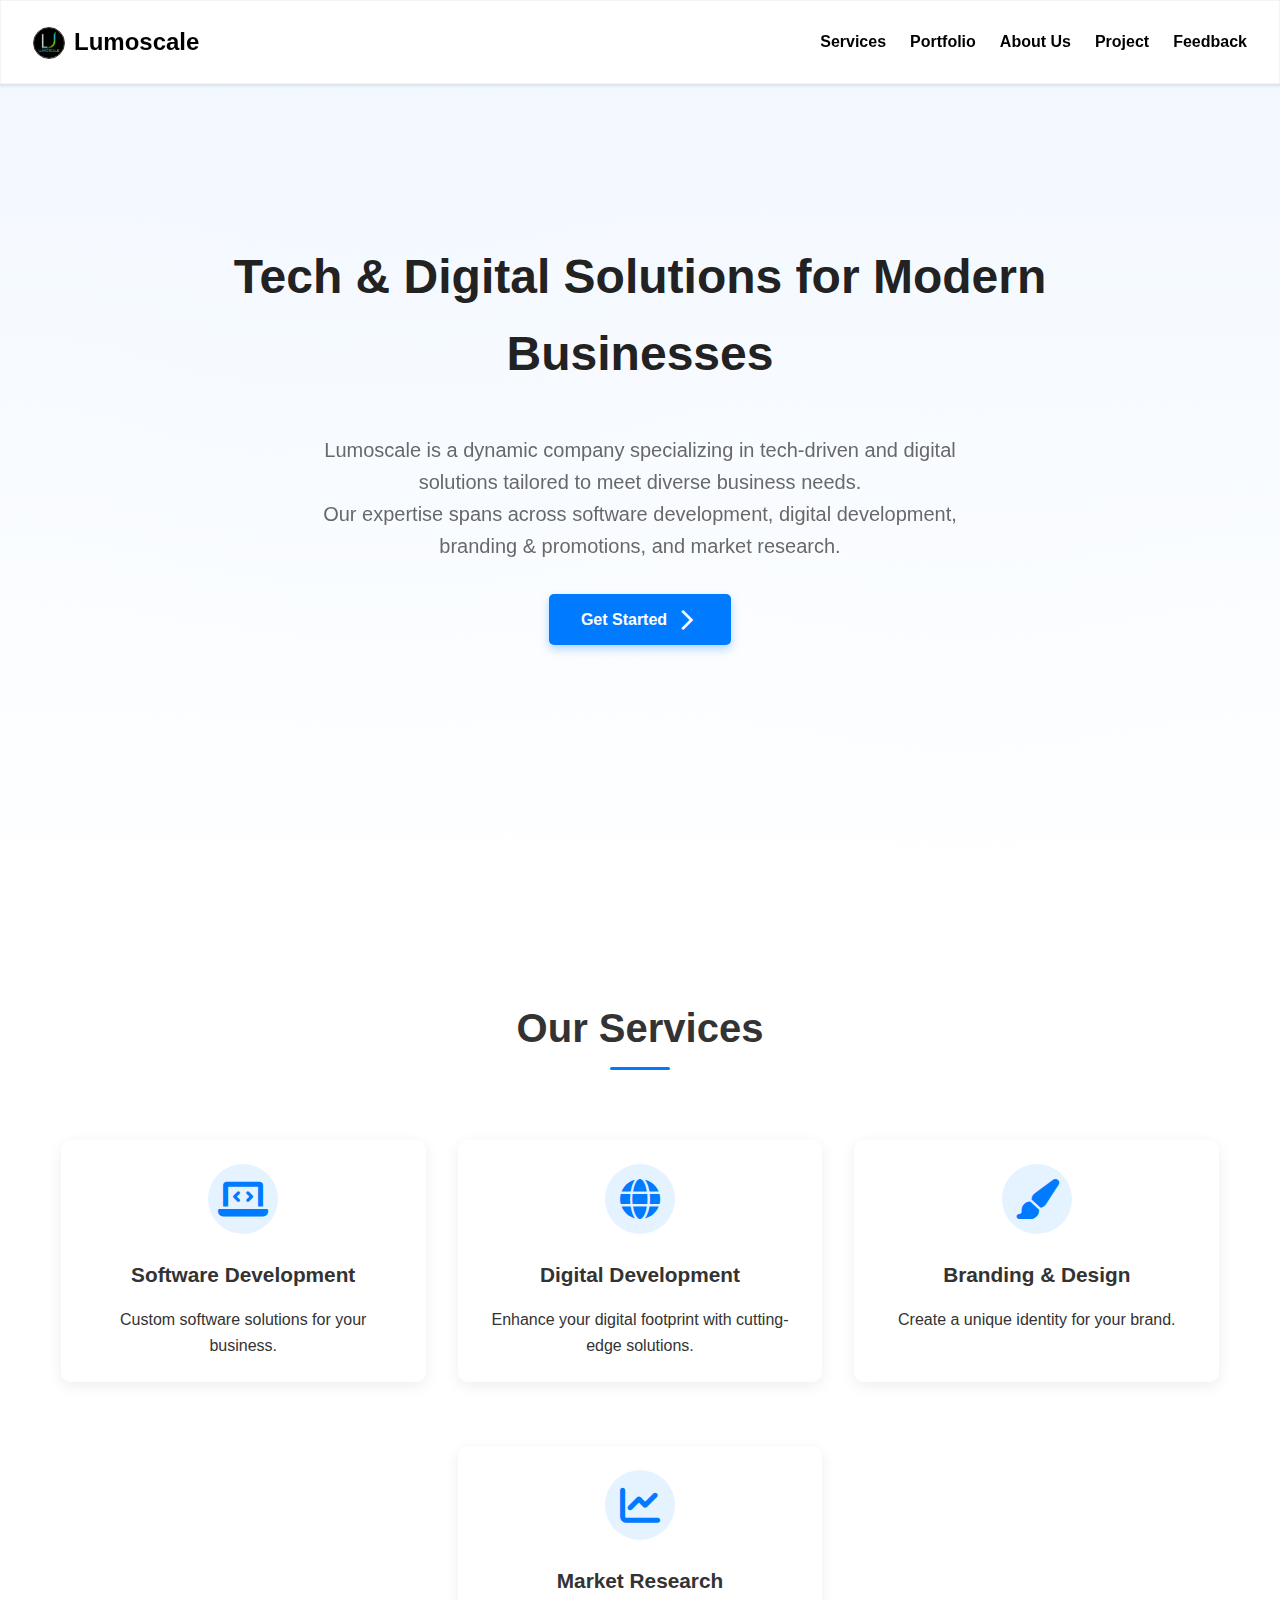
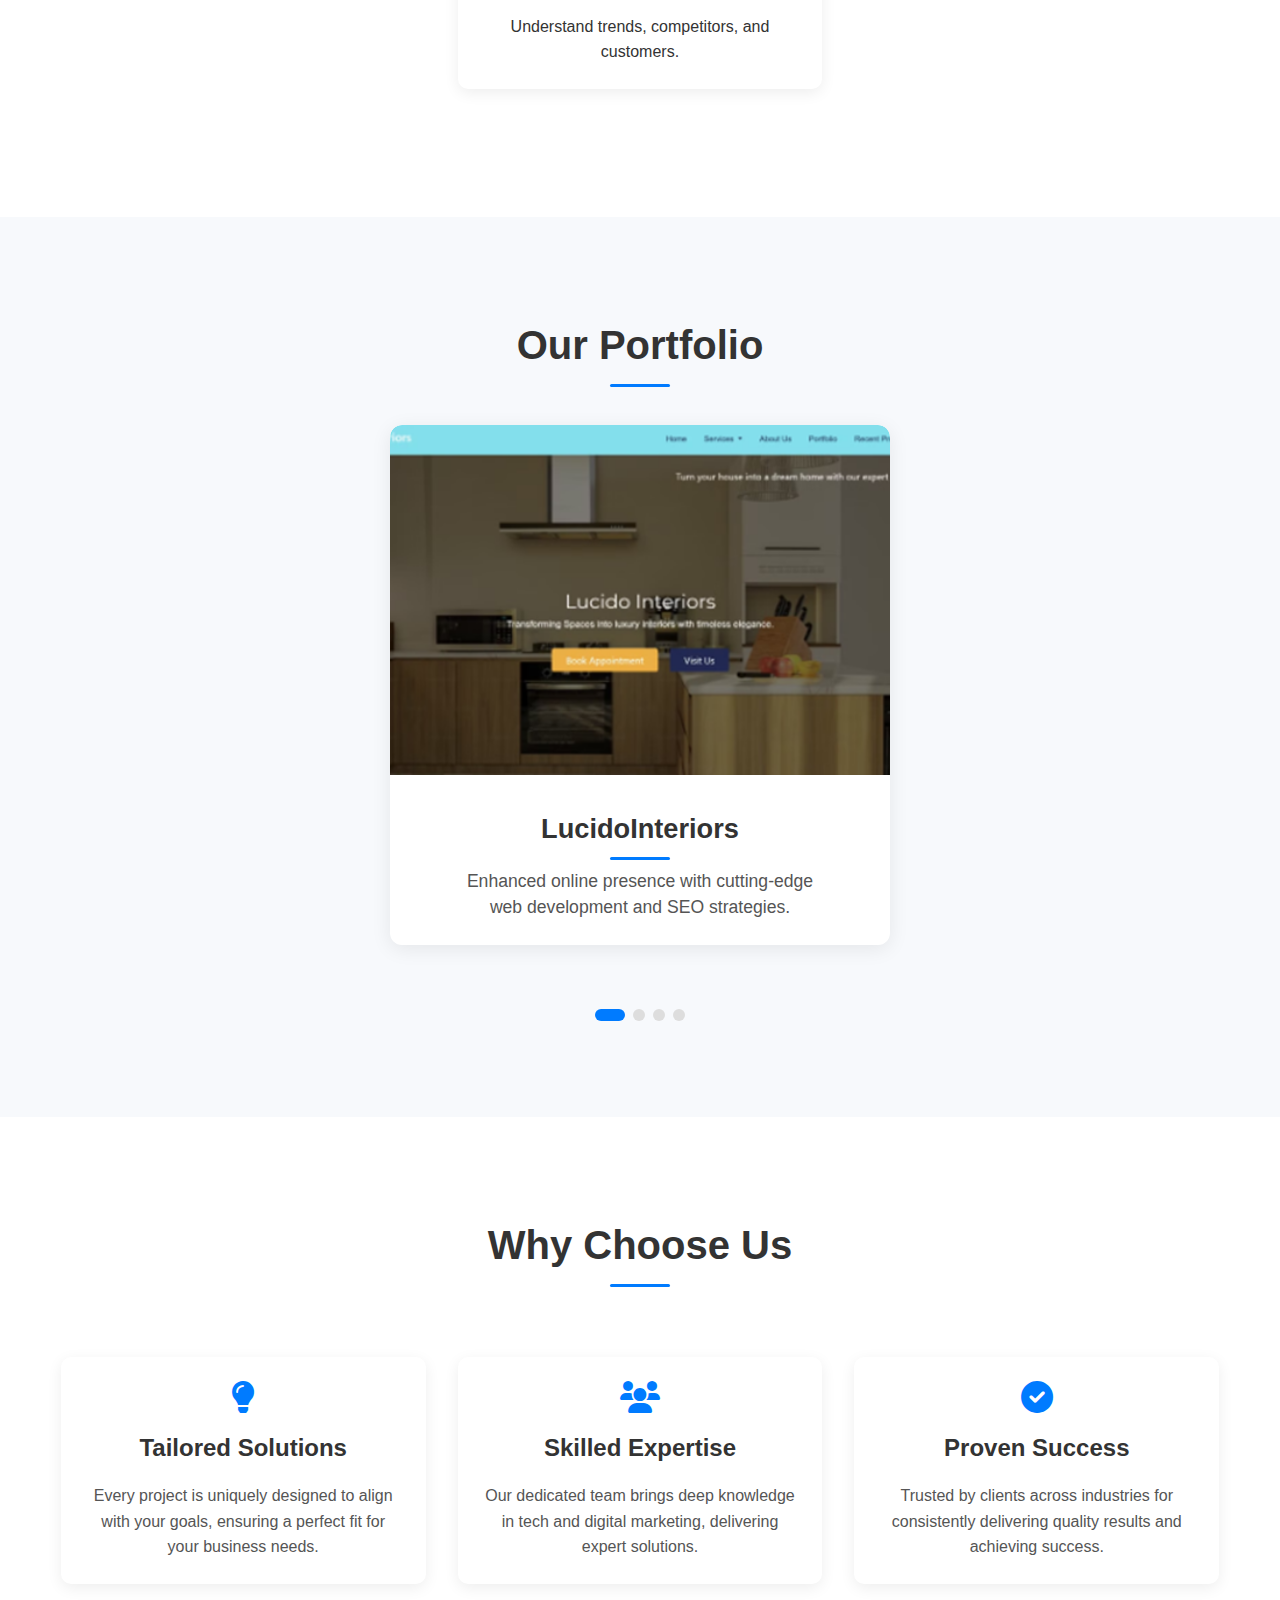
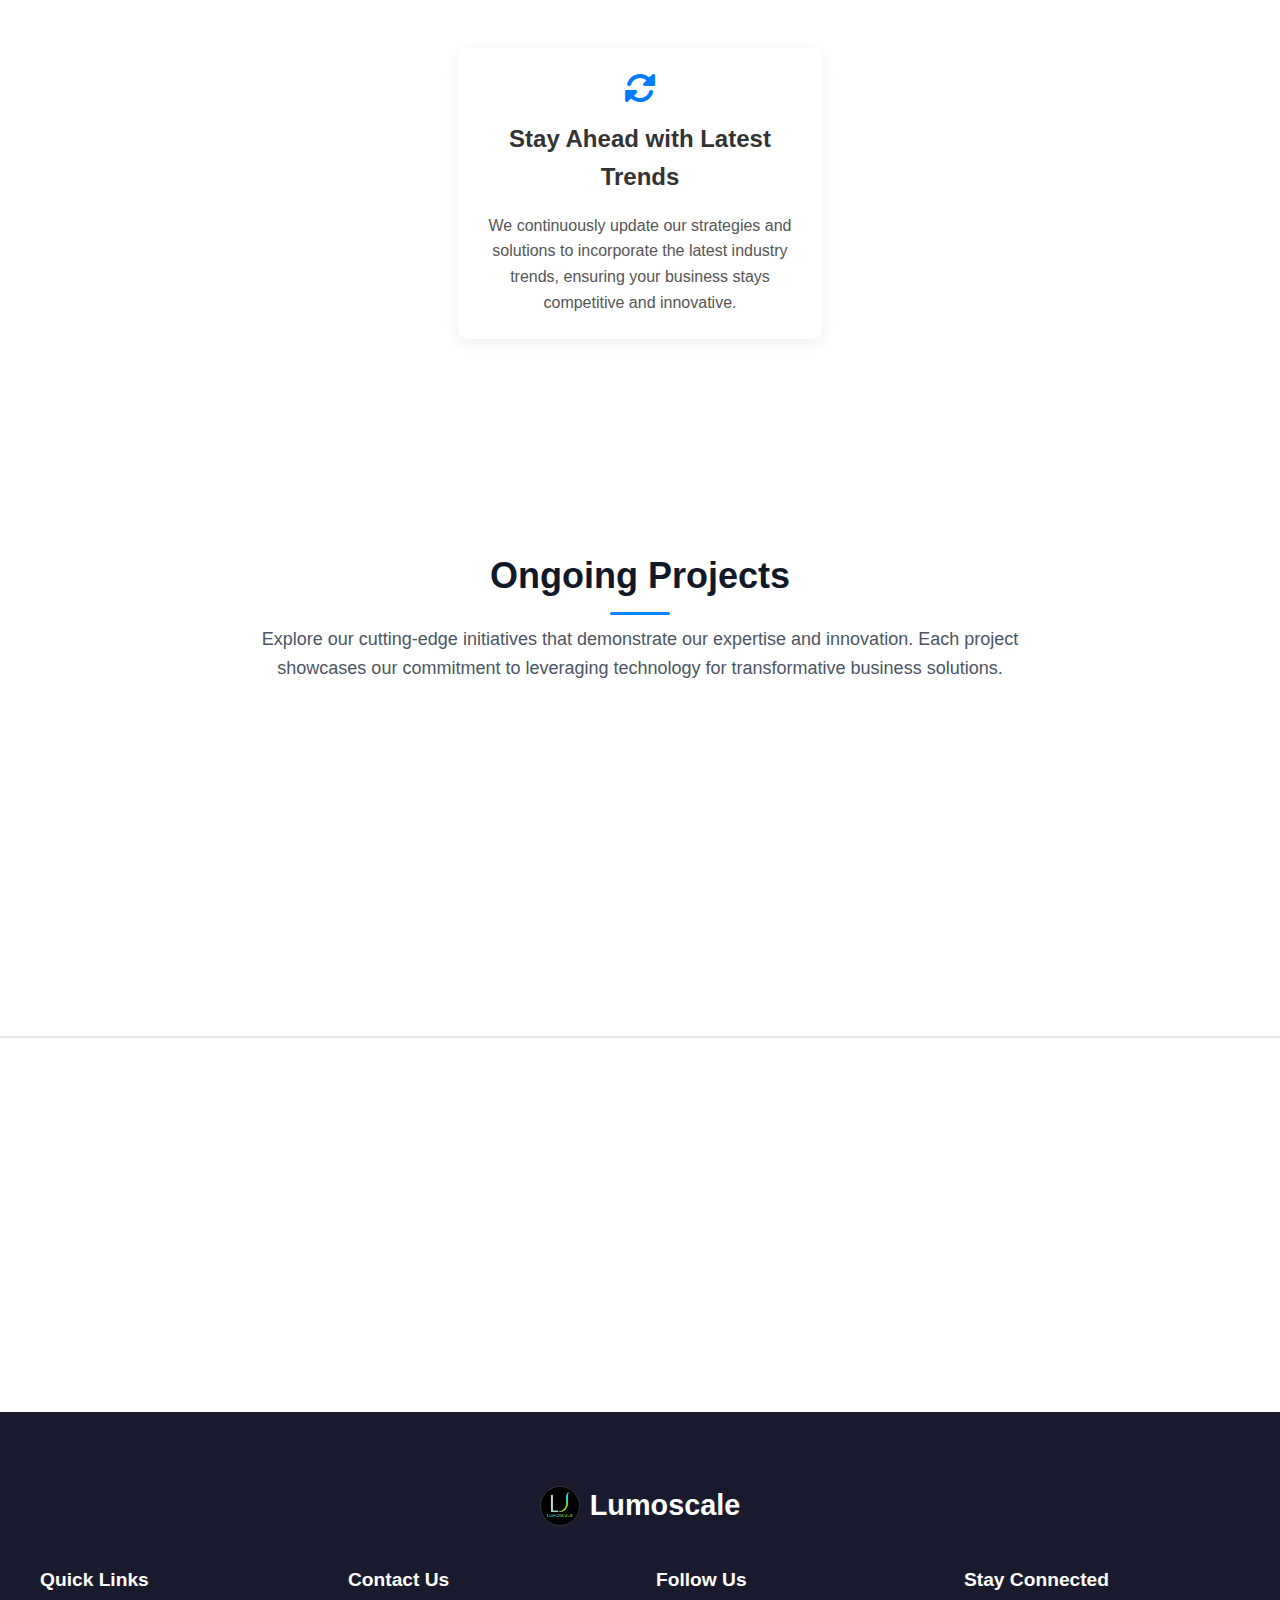
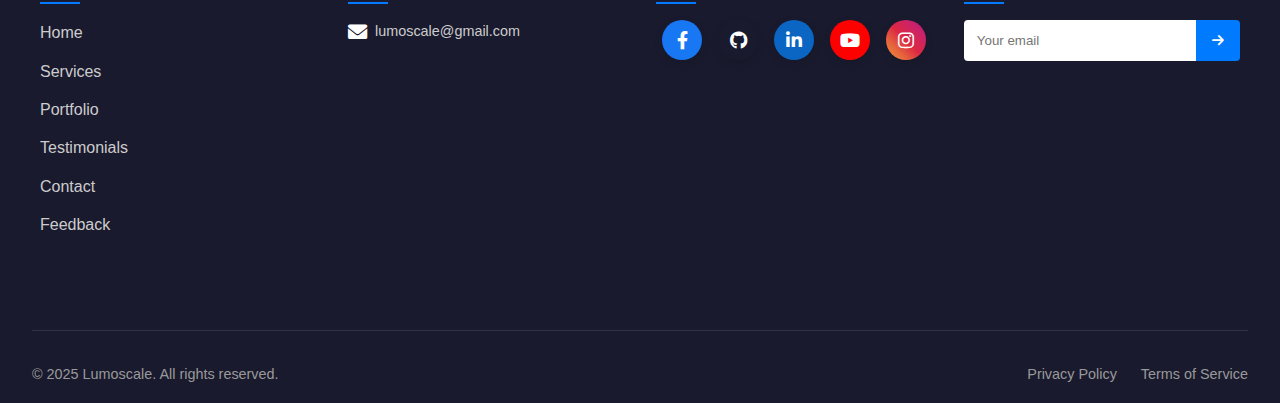
<file: index.html>
<!DOCTYPE html>
<html lang="en">
<head>
     <meta charset="UTF-8">
     <meta name="viewport" content="width=device-width, initial-scale=1.0">
     <title>Lumoscale - Tech & Digital Solutions</title>
     <link rel="stylesheet" href="style.css">
     <link rel="stylesheet" href="https://cdnjs.cloudflare.com/ajax/libs/font-awesome/6.0.0-beta3/css/all.min.css">
     <link rel="stylesheet"
          href="https://fonts.googleapis.com/css2?family=Material+Symbols+Outlined:opsz,wght,FILL,GRAD@20..48,100..700,0..1,-50..200&icon_names=arrow_forward_ios" />
</head>
<body>
     <header>
          <div class="com" id="ihead">
               <div class="img1"><img src="./img/logo.jpg" alt="logo"></div>
               <div class="logo">Lumoscale</div>
          </div>
          <nav>
               <ul>
                    <li><a href="#services">Services</a></li>
                    <li><a href="#portfolio">Portfolio</a></li>
                    <li><a href="#testimonials">About Us</a></li>
                    <li><a href="#ongoing-projects">Project</a></li>
                    <li><a href="feedback.html">Feedback</a></li>
               </ul>
               <div class="menu-toggle" id="mobile-menu">
                    <span class="bar"></span>
                    <span class="bar"></span>
                    <span class="bar"></span>
               </div>
          </nav>
     </header>

     <!-- Hero Section -->
     <section id="home" class="hero">
          <div class="hero-content">
               <h1>Tech & Digital Solutions for Modern Businesses</h1>
               <br>
               <p>Lumoscale is a dynamic company specializing in tech-driven and digital solutions tailored to meet
                    diverse business needs. <br> Our expertise spans across software development, digital development,
                    branding & promotions, and market research.</p>
               <a href="#services" class="cta">
                    Get Started <span class="material-symbols-outlined">arrow_forward_ios</span>
               </a>
          </div>
     </section>

     <!-- Services Section -->
     <section id="services" class="services">
          <h2>Our Services</h2>
          <div class="service-grid">
               <!-- Software Development Card -->
               <div class="service-card" id="software-development">
                    <i class="fas fa-laptop-code"></i>
                    <h3>Software Development</h3>
                    <p>Custom software solutions for your business.</p>
                    <div class="sub-roles">
                         <ol>
                              <li>Web Development</li>
                              <li>Mobile App Development</li>
                              <li>SaaS Solutions</li>
                         </ol>
                    </div>
               </div>

               <!-- Digital Development Card -->
               <div class="service-card" id="digital-development">
                    <i class="fas fa-globe"></i>
                    <h3>Digital Development</h3>
                    <p>Enhance your digital footprint with cutting-edge solutions.</p>
                    <div class="sub-roles">
                         <ol>
                              <li>SEO</li>
                              <li>Content Marketing</li>
                              <li>Video Editing</li>
                              <li>Graphic Design</li>
                              <li>Logo Design</li>
                         </ol>
                    </div>
               </div>

               <!-- Branding & Design Card -->
               <div class="service-card" id="branding-design">
                    <i class="fas fa-paint-brush"></i>
                    <h3>Branding & Design</h3>
                    <p>Create a unique identity for your brand.</p>
                    <div class="sub-roles">
                         <ol>
                              <li>Brand Promotion</li>
                              <li>PPC Advertising</li>
                              <li>Ad Campaigns</li>
                              <li>Influencer Marketing</li>
                         </ol>
                    </div>
               </div>

               <!-- Market Research Card -->
               <div class="service-card" id="market-research">
                    <i class="fas fa-chart-line"></i>
                    <h3>Market Research</h3>
                    <p>Understand trends, competitors, and customers.</p>
                    <div class="sub-roles">
                         <ol>
                              <li>Comprehensive Analysis</li>
                              <li>Actionable Insights</li>
                         </ol>
                    </div>
               </div>
          </div>
     </section>

     <!-- Portfolio Section -->
     <section id="portfolio" class="portfolio">
          <h2>Our Portfolio</h2>
          <div class="portfolio-grid">
               <div class="portfolio-item">
                    <!-- Content will be dynamically updated by JavaScript -->
               </div>
               <div class="dots-container">
                    <!-- Dots will be dynamically added by JavaScript -->
               </div>
          </div>
     </section>

     <!-- Why Choose Us Section -->
     <section id="testimonials" class="testimonials">
          <h2>Why Choose Us</h2>
          <div class="testimonial-grid">
               <div class="testimonial-card">
                    <i class="fas fa-lightbulb"></i>
                    <h3>Tailored Solutions</h3>
                    <p>Every project is uniquely designed to align with your goals, ensuring a perfect fit for your business needs.</p>
               </div>
               <div class="testimonial-card">
                    <i class="fas fa-users"></i>
                    <h3>Skilled Expertise</h3>
                    <p>Our dedicated team brings deep knowledge in tech and digital marketing, delivering expert solutions.</p>
               </div>
               <div class="testimonial-card">
                    <i class="fas fa-check-circle"></i>
                    <h3>Proven Success</h3>
                    <p>Trusted by clients across industries for consistently delivering quality results and achieving success.</p>
               </div>
               <div class="testimonial-card">
                    <i class="fas fa-sync-alt"></i>
                    <h3>Stay Ahead with Latest Trends</h3>
                    <p>We continuously update our strategies and solutions to incorporate the latest industry trends, ensuring your business stays competitive and innovative.</p>
               </div>
          </div>
     </section>
     
     <!-- Ongoing Projects Section -->
     <section id="ongoing-projects" class="ongoing-projects">
          <div class="container">
              <div class="section-header">
                  <h2>Ongoing Projects</h2>
                  <p class="section-description">
                      Explore our cutting-edge initiatives that demonstrate our expertise and innovation. 
                      Each project showcases our commitment to leveraging technology for transformative business solutions.
                  </p>
              </div>
              <div class="projects-container">
                  <div class="connection-line"></div>
                  <div class="projects-grid">
                      <div class="project-card" data-project="1">
                          <div class="project-icon">
                              <i class="fas fa-bullhorn"></i>
                          </div>
                          <h3>Influence Marketing Hub</h3>
                          <p>Revolutionary platform connecting brands with influencers worldwide. Real-time analytics, AI-powered matching, and campaign management tools.</p>
                          <div class="project-stats">
                              <div class="stat">
                                  <span class="stat-number">100+</span>
                                  <span class="stat-label">Influencers</span>
                              </div>
                              <div class="stat">
                                  <span class="stat-number">50+</span>
                                  <span class="stat-label">Brands</span>
                              </div>
                              <div class="stat">
                                  <span class="stat-number">AI Matching</span>
                                  <span class="stat-label">Campaign Tools</span>
                              </div>
                          </div>
                          <div class="project-number">1</div>
                      </div>
  
                      <div class="project-card" data-project="2">
                          <div class="project-icon">
                              <i class="fas fa-mobile-alt"></i>
                          </div>
                          <h3>Next-Gen App Development</h3>
                          <p>Cutting-edge mobile and web applications leveraging latest technologies. Cross-platform solutions with seamless user experiences.</p>
                          <div class="project-stats">
                              <div class="stat">
                                  <span class="stat-number">5+</span>
                                  <span class="stat-label">Active Projects</span>
                              </div>
                              <div class="stat">
                                  <span class="stat-number">99%</span>
                                  <span class="stat-label">Client Satisfaction</span>
                              </div>
                              <div class="stat">
                                  <span class="stat-number">Android</span>
                                  <span class="stat-label">iOS</span>
                              </div>
                          </div>
                          <div class="project-number">2</div>
                      </div>
  
                      <div class="project-card" data-project="3">
                          <div class="project-icon">
                              <i class="fas fa-brain"></i>
                          </div>
                          <h3>AI Innovation Lab</h3>
                          <p>Pioneering artificial intelligence solutions for business automation, predictive analytics, and intelligent decision-making systems.</p>
                          <div class="project-stats">
                              <div class="stat">
                                  <span class="stat-number">5+</span>
                                  <span class="stat-label">AI Models</span>
                              </div>
                              <div class="stat">
                                  <span class="stat-number">200%</span>
                                  <span class="stat-label">Efficiency Boost</span>
                              </div>
                              <div class="stat">
                                  <span class="stat-number">ML & CV</span>
                                  <span class="stat-label">NLP</span>
                              </div>
                          </div>
                          <div class="project-number">3</div>
                      </div>
                  </div>
              </div>
          </div>
      </section>
     <!-- Footer -->
     <footer>
          <div class="footer-content">
               <div class="footer-logo">
                    <div class="img1"><img src="./img/logo.jpg" alt="logo"></div>
                    <div class="logo">Lumoscale</div>
               </div>
               <div class="footer-links">
                    <div class="footer-column">
                         <h3>Quick Links</h3>
                         <ul>
                              <li><a href="#home">Home</a></li>
                              <li><a href="#services">Services</a></li>
                              <li><a href="#portfolio">Portfolio</a></li>
                              <li><a href="#testimonials">Testimonials</a></li>
                              <li><a href="#contact">Contact</a></li>
                              <li><a href="feedback.html">Feedback</a></li>
                         </ul>
                    </div>
                    <div class="footer-column">
                         <h3>Contact Us</h3>
                         <ul>
                              <li>
                                   <a href="mailto:lumoscale@gmail.com" class="email-link">
                                        <i class="fas fa-envelope"></i>
                                        <span>lumoscale@gmail.com</span>
                                   </a>
                              </li>
                         </ul>
                    </div>
                    <div class="footer-column">
                         <h3>Follow Us</h3>
                         <div class="social-links">
                              <a href="https://facebook.com/LumoScale" class="social-icon facebook">
                                   <i class="fab fa-facebook-f"></i>
                              </a>
                              <a href="https://github.com/LumoScale" class="social-icon github">
                                   <i class="fab fa-github"></i>
                              </a>
                              <a href="https://linkedin.com/company/lumoscale" class="social-icon linkedin">
                                   <i class="fab fa-linkedin-in"></i>
                              </a>
                              <a href="https://youtube.com/c/lumoscale" class="social-icon youtube">
                                   <i class="fab fa-youtube"></i>
                              </a>
                              <a href="https://instagram.com/lumoscale" class="social-icon instagram">
                                   <i class="fab fa-instagram"></i>
                              </a>
                         </div>
                    </div>
                    <div class="footer-column">
                         <h3>Stay Connected</h3>
                         <form class="newsletter-form">
                              <input type="email" placeholder="Your email" required>
                              <button type="submit"><i class="fas fa-arrow-right"></i></button>
                         </form>
                    </div>
               </div>
          </div>
          <div class="copyright">
               <p>&copy; 2025 Lumoscale. All rights reserved.</p>
               <div class="terms">
                    <a href="#">Privacy Policy</a>
                    <a href="#">Terms of Service</a>
               </div>
          </div>
     </footer>
     <div class="scroll-top" id="top1">
          <a href="#home"><i class="fa-solid fa-angles-up"></i></a>
      </div>      
     <script src="script.js"></script>
</body>
</html>
</file>
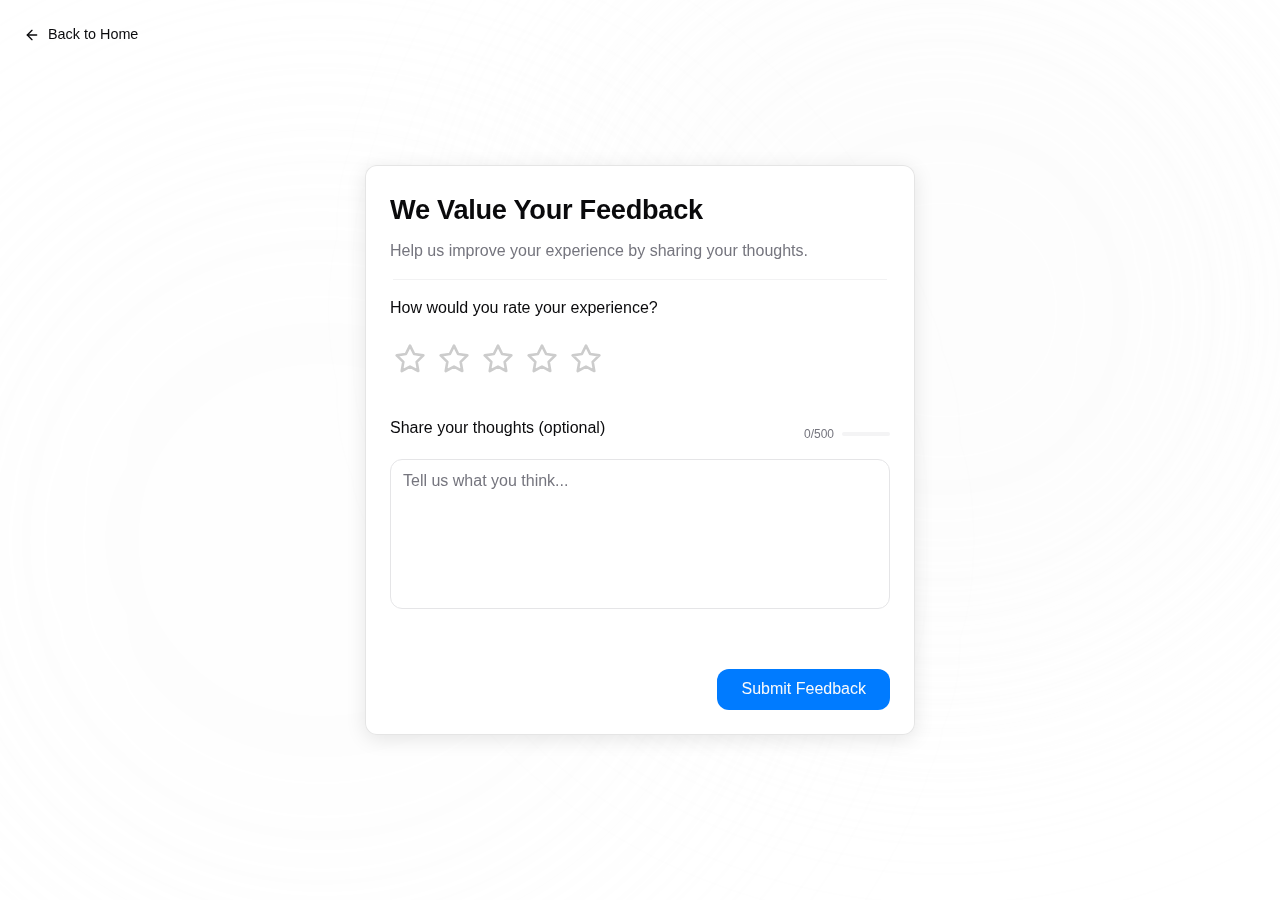
<file: feedback.html>
<!DOCTYPE html>
<html lang="en">
<head>
  <meta charset="UTF-8">
  <meta name="viewport" content="width=device-width, initial-scale=1.0">
  <title>Lumoscale - Feedback</title>
  <style>
    :root {
      --background: #ffffff;
      --foreground: #0a0a0c;
      --primary: #007BFF;
      --primary-foreground: #fafafa;
      --secondary: #f4f4f5;
      --secondary-foreground: #1a1a1a;
      --muted: #f4f4f5;
      --muted-foreground: #75757e;
      --border: #e5e5e7;
      --radius: 0.75rem;
      --amber-500: #f59e0b;
      --destructive: #ef4444;
    }
    
    * {
      box-sizing: border-box;
      margin: 0;
      padding: 0;
    }
    
    html, body {
      height: 100%;
      width: 100%;
      margin: 0;
      padding: 0;
      overflow-x: hidden;
    }
    
    body {
      font-family: -apple-system, BlinkMacSystemFont, "Segoe UI", Roboto, Helvetica, Arial, sans-serif;
      background-color: var(--background);
      color: var(--foreground);
      min-height: 100vh;
      display: flex;
      flex-direction: column;
      align-items: center;
      justify-content: center;
      position: relative;
      line-height: 1.5;
    }
    
    body::before, body::after {
      content: '';
      position: fixed;
      z-index: -1;
      border-radius: 50%;
      filter: blur(120px);
    }
    
    body::before {
      top: -10%;
      right: -5%;
      width: 80vw;
      height: 80vw;
      max-width: 800px;
      max-height: 800px;
      background-color: rgba(244, 244, 245, 0.3);
      opacity: 0.7;
    }
    
    body::after {
      bottom: -10%;
      left: -10%;
      width: 80vw;
      height: 80vw;
      max-width: 900px;
      max-height: 900px;
      background-color: rgba(244, 244, 245, 0.2);
      opacity: 0.6;
    }
    
    .container {
      width: 100%;
      max-width: 90%;
      height: 100%;
      display: flex;
      flex-direction: column;
      align-items: center;
      justify-content: center;
      padding: 2rem 1rem;
    }
    
    .back-button {
      align-self: flex-start;
      display: flex;
      align-items: center;
      text-decoration: none;
      color: var(--foreground);
      font-size: 0.9rem;
      padding: 0.5rem;
      margin-bottom: 1.5rem;
      border-radius: var(--radius);
      transition: background-color 0.2s;
      position: absolute;
      top: 1rem;
      left: 1rem;
    }
    
    .back-button:hover {
      background-color: var(--secondary);
    }
    
    .arrow-left {
      width: 16px;
      height: 16px;
      margin-right: 0.5rem;
      transition: transform 0.2s;
    }
    
    .back-button:hover .arrow-left {
      transform: translateX(-4px);
    }
    
    .feedback-card {
      width: 100%;
      max-width: 550px;
      margin: auto;
      background-color: rgba(255, 255, 255, 0.95);
      border-radius: var(--radius);
      box-shadow: 0 4px 20px rgba(0, 0, 0, 0.1);
      overflow: hidden;
      backdrop-filter: blur(8px);
      border: 1px solid rgba(0, 0, 0, 0.1);
      transition: transform 0.3s, opacity 0.3s;
    }
    
    .feedback-form {
      width: 100%;
    }
    
    .card-header {
      padding: 1.5rem 1.5rem 1rem;
    }
    
    .card-title {
      font-size: 1.7rem;
      font-weight: 600;
      margin-bottom: 0.5rem;
      letter-spacing: -0.01em;
    }
    
    .card-description {
      color: var(--muted-foreground);
      font-size: 1rem;
    }
    
    .separator {
      height: 1px;
      background-color: var(--border);
      opacity: 0.5;
      margin: 0 auto;
      width: 90%;
    }
    
    .card-content {
      padding: 1.5rem;
      padding-top: 1rem;
    }
    
    .form-group {
      margin-bottom: 1.8rem;
    }
    
    .form-group label {
      display: block;
      font-size: 1rem;
      font-weight: 500;
      margin-bottom: 0.7rem;
    }
    
    .label-container {
      display: flex;
      justify-content: space-between;
      align-items: center;
      margin-bottom: 0.5rem;
    }
    
    .star-rating {
      display: inline-flex;
      gap: 0.25rem;
      margin: 0.5rem 0;
    }
    
    .star-rating button {
      background: none;
      border: none;
      cursor: pointer;
      color: rgba(0, 0, 0, 0.2);
      transition: color 0.2s, transform 0.2s;
      padding: 0.25rem;
      line-height: 0;
    }
    
    .star-rating button:hover,
    .star-rating button:focus {
      transform: scale(1.1);
      outline: none;
    }
    
    .star-rating button.active {
      color: var(--amber-500);
    }
    
    .star-rating button.active svg {
      fill: currentColor;
    }
    
    .character-counter {
      display: flex;
      align-items: center;
      font-size: 0.75rem;
      color: var(--muted-foreground);
    }
    
    .counter-bar {
      margin-left: 0.5rem;
      height: 4px;
      width: 3rem;
      background-color: var(--secondary);
      border-radius: 9999px;
      overflow: hidden;
    }
    
    .counter-progress {
      height: 100%;
      background-color: var(--primary);
      opacity: 0.7;
      width: 0%;
      transition: width 0.3s ease-out;
    }
    
    .warning .counter-progress {
      background-color: var(--amber-500);
    }
    
    .error .counter-progress {
      background-color: var(--destructive);
    }
    
    .warning #counter {
      color: var(--amber-500);
    }
    
    .error #counter {
      color: var(--destructive);
      font-weight: 500;
    }
    
    textarea {
      width: 100%;
      min-height: 150px;
      padding: 0.75rem;
      border-radius: var(--radius);
      border: 1px solid var(--border);
      background-color: var(--background);
      font-size: 1rem;
      font-family: inherit;
      resize: none;
      transition: border-color 0.2s;
    }
    
    textarea:focus {
      outline: none;
      border-color: var(--primary);
      box-shadow: 0 0 0 3px rgba(0, 123, 255, 0.1);
    }
    
    textarea::placeholder {
      color: var(--muted-foreground);
    }
    
    .card-footer {
      padding: 0 1.5rem 1.5rem;
      display: flex;
      justify-content: flex-end;
    }
    
    .submit-button {
      background-color: var(--primary);
      color: var(--primary-foreground);
      border: none;
      border-radius: var(--radius);
      padding: 0.7rem 1.5rem;
      font-size: 1rem;
      font-weight: 500;
      cursor: pointer;
      transition: background-color 0.2s;
      position: relative;
      overflow: hidden;
    }
    
    .submit-button:hover {
      background-color: #0056b3;
    }
    
    .submit-button::after {
      content: '';
      position: absolute;
      inset: 0;
      background-color: rgba(255, 255, 255, 0.1);
      transform: translateY(105%);
      transition: transform 0.3s ease-out;
    }
    
    .submit-button:hover::after {
      transform: translateY(0);
    }
    
    .reset-button {
      background-color: transparent;
      color: var(--foreground);
      border: 1px solid var(--border);
      border-radius: var(--radius);
      padding: 0.7rem 1.5rem;
      font-size: 0.9rem;
      font-weight: 500;
      cursor: pointer;
      transition: background-color 0.2s;
    }
    
    .reset-button:hover {
      background-color: var(--secondary);
    }
    
    .success-message {
      display: flex;
      flex-direction: column;
      align-items: center;
      justify-content: center;
      text-align: center;
      padding: 3rem 2rem;
    }
    
    .hidden {
      display: none;
    }
    
    .check-icon {
      background-color: var(--secondary);
      border-radius: 50%;
      width: 70px;
      height: 70px;
      display: flex;
      align-items: center;
      justify-content: center;
      margin-bottom: 1.5rem;
      animation: pulse 2s infinite;
    }
    
    .check-icon svg {
      color: var(--primary);
    }
    
    @keyframes pulse {
      0% {
        transform: scale(1);
      }
      50% {
        transform: scale(1.05);
      }
      100% {
        transform: scale(1);
      }
    }
    
    .success-message h2 {
      font-size: 1.7rem;
      margin-bottom: 0.7rem;
    }
    
    .success-message p {
      color: var(--muted-foreground);
      margin-bottom: 1.8rem;
    }
    
    .footer-text {
      margin-top: 2rem;
      font-size: 0.85rem;
      color: var(--muted-foreground);
      opacity: 0.7;
      position: absolute;
      bottom: 1rem;
    }
    
    @keyframes fadeIn {
      from {
        opacity: 0;
      }
      to {
        opacity: 1;
      }
    }
    
    @keyframes slideUp {
      from {
        transform: translateY(20px);
        opacity: 0;
      }
      to {
        transform: translateY(0);
        opacity: 1;
      }
    }
    
    .container {
      animation: fadeIn 0.8s ease-out forwards;
    }
    
    .back-button,
    .card-title,
    .card-description,
    .form-group,
    .card-footer {
      animation: slideUp 0.5s ease-out forwards;
    }
    
    .card-description {
      animation-delay: 0.1s;
    }
    
    .form-group:nth-child(1) {
      animation-delay: 0.15s;
    }
    
    .form-group:nth-child(2) {
      animation-delay: 0.2s;
    }
    
    .card-footer {
      animation-delay: 0.25s;
    }
    
    .footer-text {
      animation-delay: 0.3s;
      animation: fadeIn 0.8s ease-out 0.3s forwards;
      opacity: 0;
    }
    
    @media (max-width: 600px) {
      .container {
        padding: 1rem 0.5rem;
      }
      
      .back-button {
        top: 0.5rem;
        left: 0.5rem;
      }
      
      .card-header,
      .card-content,
      .card-footer {
        padding: 1rem;
      }
      
      .card-title {
        font-size: 1.4rem;
      }
      
      .star-rating button svg {
        width: 28px;
        height: 28px;
      }
      
      .feedback-card {
        max-height: 85vh;
        overflow-y: auto;
      }
    }
    
    .submit-button.loading {
      display: flex;
      align-items: center;
      justify-content: center;
      cursor: not-allowed;
      opacity: 0.8;
    }
    
    .loading-spinner {
      width: 1rem;
      height: 1rem;
      border: 2px solid currentColor;
      border-right-color: transparent;
      border-radius: 50%;
      margin-right: 0.5rem;
      animation: spin 0.75s linear infinite;
    }
    
    @keyframes spin {
      to {
        transform: rotate(360deg);
      }
    }
  </style>
</head>
<body>
  <div class="container">
    <a href="index.html" class="back-button">
      <svg xmlns="http://www.w3.org/2000/svg" width="24" height="24" viewBox="0 0 24 24" fill="none" stroke="currentColor" stroke-width="2" stroke-linecap="round" stroke-linejoin="round" class="arrow-left"><path d="m12 19-7-7 7-7"></path><path d="M19 12H5"></path></svg>
      Back to Home
    </a>

    <div id="feedback-card" class="feedback-card">
      <div id="feedback-form" class="feedback-form">
        <div class="card-header">
          <h1 class="card-title">We Value Your Feedback</h1>
          <p class="card-description">Help us improve your experience by sharing your thoughts.</p>
        </div>
        <div class="separator"></div>
        <div class="card-content">
          <div class="form-group">
            <label for="rating">How would you rate your experience?</label>
            <div class="star-rating" id="star-rating">
              <button type="button" data-value="1" aria-label="Rate 1 star out of 5">
                <svg xmlns="http://www.w3.org/2000/svg" width="32" height="32" viewBox="0 0 24 24" fill="none" stroke="currentColor" stroke-width="2" stroke-linecap="round" stroke-linejoin="round" class="star"><polygon points="12 2 15.09 8.26 22 9.27 17 14.14 18.18 21.02 12 17.77 5.82 21.02 7 14.14 2 9.27 8.91 8.26 12 2"></polygon></svg>
              </button>
              <button type="button" data-value="2" aria-label="Rate 2 stars out of 5">
                <svg xmlns="http://www.w3.org/2000/svg" width="32" height="32" viewBox="0 0 24 24" fill="none" stroke="currentColor" stroke-width="2" stroke-linecap="round" stroke-linejoin="round" class="star"><polygon points="12 2 15.09 8.26 22 9.27 17 14.14 18.18 21.02 12 17.77 5.82 21.02 7 14.14 2 9.27 8.91 8.26 12 2"></polygon></svg>
              </button>
              <button type="button" data-value="3" aria-label="Rate 3 stars out of 5">
                <svg xmlns="http://www.w3.org/2000/svg" width="32" height="32" viewBox="0 0 24 24" fill="none" stroke="currentColor" stroke-width="2" stroke-linecap="round" stroke-linejoin="round" class="star"><polygon points="12 2 15.09 8.26 22 9.27 17 14.14 18.18 21.02 12 17.77 5.82 21.02 7 14.14 2 9.27 8.91 8.26 12 2"></polygon></svg>
              </button>
              <button type="button" data-value="4" aria-label="Rate 4 stars out of 5">
                <svg xmlns="http://www.w3.org/2000/svg" width="32" height="32" viewBox="0 0 24 24" fill="none" stroke="currentColor" stroke-width="2" stroke-linecap="round" stroke-linejoin="round" class="star"><polygon points="12 2 15.09 8.26 22 9.27 17 14.14 18.18 21.02 12 17.77 5.82 21.02 7 14.14 2 9.27 8.91 8.26 12 2"></polygon></svg>
              </button>
              <button type="button" data-value="5" aria-label="Rate 5 stars out of 5">
                <svg xmlns="http://www.w3.org/2000/svg" width="32" height="32" viewBox="0 0 24 24" fill="none" stroke="currentColor" stroke-width="2" stroke-linecap="round" stroke-linejoin="round" class="star"><polygon points="12 2 15.09 8.26 22 9.27 17 14.14 18.18 21.02 12 17.77 5.82 21.02 7 14.14 2 9.27 8.91 8.26 12 2"></polygon></svg>
              </button>
            </div>
          </div>
          
          <div class="form-group">
            <div class="label-container">
              <label for="feedback-text">Share your thoughts (optional)</label>
              <div class="character-counter">
                <span id="counter">0</span>/<span>500</span>
                <div class="counter-bar">
                  <div id="counter-progress" class="counter-progress"></div>
                </div>
              </div>
            </div>
            <textarea id="feedback-text" placeholder="Tell us what you think..." maxlength="500"></textarea>
          </div>
        </div>
        
        <div class="card-footer">
          <button id="submit-button" class="submit-button">Submit Feedback</button>
        </div>
      </div>

      <div id="success-message" class="success-message hidden">
        <div class="check-icon">
          <svg xmlns="http://www.w3.org/2000/svg" width="32" height="32" viewBox="0 0 24 24" fill="none" stroke="currentColor" stroke-width="2" stroke-linecap="round" stroke-linejoin="round"><polyline points="20 6 9 17 4 12"></polyline></svg>
        </div>
        <h2>Thank You!</h2>
        <p>Your feedback has been submitted successfully. We appreciate your input!</p>
        <button id="reset-button" class="reset-button">Submit Another Response</button>
      </div>
    </div>

    <div class="footer-text">Lumoscale © 2023 - All rights reserved</div>
  </div>

  <script>
    const starRating = document.getElementById('star-rating');
    const stars = starRating.querySelectorAll('button');
    let rating = 0;

    stars.forEach(star => {
      star.addEventListener('click', function() {
        const value = parseInt(this.getAttribute('data-value'));
        rating = value;
        updateStars(value);
      });
    });

    function updateStars(value) {
      stars.forEach(star => {
        const starValue = parseInt(star.getAttribute('data-value'));
        if (starValue <= value) {
          star.classList.add('active');
          star.querySelector('svg').setAttribute('fill', 'currentColor');
        } else {
          star.classList.remove('active');
          star.querySelector('svg').setAttribute('fill', 'none');
        }
      });
    }

    const feedbackText = document.getElementById('feedback-text');
    const counter = document.getElementById('counter');
    const counterProgress = document.getElementById('counter-progress');
    const counterContainer = counter.parentElement;
    const MAX_LENGTH = 500;

    feedbackText.addEventListener('input', function() {
      const length = this.value.length;
      counter.textContent = length;
      const percentage = (length / MAX_LENGTH) * 100;
      counterProgress.style.width = `${percentage}%`;
      
      if (length >= MAX_LENGTH) {
        counterContainer.classList.add('error');
        counterContainer.classList.remove('warning');
      } else if (length >= MAX_LENGTH * 0.8) {
        counterContainer.classList.add('warning');
        counterContainer.classList.remove('error');
      } else {
        counterContainer.classList.remove('warning', 'error');
      }
    });

    const submitButton = document.getElementById('submit-button');
    const feedbackForm = document.getElementById('feedback-form');
    const successMessage = document.getElementById('success-message');
    const resetButton = document.getElementById('reset-button');

    submitButton.addEventListener('click', function() {
      if (rating === 0) {
        alert('Please provide a rating before submitting your feedback.');
        return;
      }

      submitButton.classList.add('loading');
      submitButton.innerHTML = '<span class="loading-spinner"></span>Submitting...';
      submitButton.disabled = true;
      
      setTimeout(function() {
        console.log({
          rating: rating,
          feedback: feedbackText.value,
          timestamp: new Date().toISOString()
        });
        
        feedbackForm.style.display = 'none';
        successMessage.classList.remove('hidden');
        
        submitButton.classList.remove('loading');
        submitButton.innerHTML = 'Submit Feedback';
        submitButton.disabled = false;
      }, 1500);
    });

    resetButton.addEventListener('click', function() {
      updateStars(0);
      rating = 0;
      feedbackText.value = '';
      counter.textContent = '0';
      counterProgress.style.width = '0%';
      counterContainer.classList.remove('warning', 'error');
      
      successMessage.classList.add('hidden');
      feedbackForm.style.display = 'block';
    });

    document.addEventListener('DOMContentLoaded', function() {
      document.body.style.opacity = '0';
      setTimeout(function() {
        document.body.style.opacity = '1';
        document.body.style.transition = 'opacity 800ms ease-out';
      }, 50);
    });
  </script>
</body>
</html>
</file>
<file: style.css>
html{
     scroll-behavior: smooth;
}

* {
     margin: 0;
     padding: 0;
     box-sizing: border-box;
}

body {
     font-family: Arial, sans-serif;
     line-height: 1.6;
     color: #333;
}

.com {
     display: flex;
     flex-direction: row;
     justify-content: center;
     align-items: center;
     gap: 9px;
     cursor: pointer;
}

.com:hover{
     transform: scale(1.1);
     transition: all 300ms ease-in-out;
}

header {
     display: flex;
     justify-content: space-between;
     align-items: center;
     padding: 1rem 2rem;
     background: #fff;
     color: black;
     border: 1px solid #f4f4f4;
     box-shadow: 1px 0px 3px 2px rgba(0, 0, 0, 0.1);
     position: fixed;
     width: 100%;
     top: 0;
     z-index: 1000;
}

.img1 img{
     height: 2rem;
     width: 2rem;
     border-radius: 50%;
     transition: transform 0.3s ease;
     border: 1px solid #333;
}

.img1 {
     padding-top: 10px;
}

header .logo {
     font-size: 1.5rem;
     font-weight: bold;
}

header nav ul {
     list-style: none;
     display: flex;
}

header nav ul li {
     margin-left: 1.5rem;
}

header nav ul li a {
     color: black;
     text-decoration: none;
     font-weight: bold;
     transition: color 0.3s ease;
}

header nav ul li a:hover {
     color:  rgb(90, 154, 6);
}

.menu-toggle {
     display: none;
     flex-direction: column;
     cursor: pointer;
}

.menu-toggle .bar {
     width: 25px;
     height: 3px;
     background: #333;
     margin: 4px 0;
}

.hero {
     background: linear-gradient(to bottom, rgba(240, 247, 255, 0.9), rgba(255, 255, 255, 0.9));
     height: 100vh;
     display: flex;
     justify-content: center;
     align-items: center;
     text-align: center;
     color: black;
     padding-top: 80px; 
     position: relative;
     overflow: hidden;
 }
 
 .hero::before, .hero::after {
     content: '';
     position: absolute;
     border-radius: 50%;
     z-index: -1;
     opacity: 0.5;
 }
 
 .hero::before {
     top: 20%;
     left: 10%;
     width: 40vw;
     height: 40vw;
     background: rgba(200, 230, 255, 0.3);
     filter: blur(70px);
 }
 
 .hero::after {
     bottom: 10%;
     right: 10%;
     width: 30vw;
     height: 30vw;
     background: rgba(223, 230, 255, 0.3);
     filter: blur(70px);
 }
 
 .hero-content {
     max-width: 1000px;
     z-index: 1;
     text-align: center; 
 }
 
 .hero-content h1 {
     font-size: 3rem;
     margin-bottom: 1rem;
     color: #222;
 }
 
 .hero-content p {
     font-size: 1.25rem;
     margin-bottom: 2rem;
     max-width: 700px;
     opacity: 0.8;
     color: #444;
     margin-left: auto; 
     margin-right: auto; 
 }


.cta {
     padding: 0.8rem 2rem;
     background: #007BFF;
     color: #fff;
     text-decoration: none;
     border-radius: 5px;
     font-weight: bold;
     transition: background 0.3s ease;
     display: inline-flex;
     align-items: center;
     gap: 0.5rem;
     box-shadow: 0 4px 10px rgba(0, 123, 255, 0.3);
}

.cta:hover {
     background: #005bb5;
     transform: translateY(-2px);
     box-shadow: 0 6px 15px rgba(0, 123, 255, 0.4);
}

.material-symbols-outlined {
     font-variation-settings:
         'FILL' 0,
         'wght' 400,
         'GRAD' 0,
         'opsz' 24;
     font-size: 1rem; 
}

section {
     padding: 6rem 2rem;
     text-align: center;
}

section h2 {
     font-size: 2.5rem;
     margin-bottom: 2rem;
     position: relative;
     display: inline-block;
}

section h2::after {
     content: '';
     position: absolute;
     left: 50%;
     bottom: -10px;
     transform: translateX(-50%);
     width: 60px;
     height: 3px;
     background: #007BFF;
     border-radius: 2px;
}

.service-grid, .testimonial-grid {
     display: flex;
     justify-content: center;
     flex-wrap: wrap;
     gap: 2rem; 
     margin-top: 3rem;
}

.service-card, .portfolio-item{
     width: 30%;
     margin-bottom: 2rem;
     background: #fff;
     padding: 1.5rem;
     border-radius: 10px;
     box-shadow: 0 4px 15px rgba(0, 0, 0, 0.07);
     transition: transform 0.3s ease, box-shadow 0.3s ease;
     cursor: pointer;
}
.service-card, .testimonial-card {
     width: 30%;
     margin-bottom: 2rem;
     background: #fff;
     padding: 1.5rem;
     border-radius: 10px;
     box-shadow: 0 4px 15px rgba(0, 0, 0, 0.07);
     transition: transform 0.3s ease, box-shadow 0.3s ease;
}


.service-card:hover, .portfolio-item:hover, .testimonial-card:hover {
     transform: translateY(-5px);
     box-shadow: 0 10px 20px rgba(0, 0, 0, 0.1);
}

.service-card i {
     font-size: 2.5rem;
     margin-bottom: 1.5rem;
     color: #007BFF;
     background: rgba(0, 123, 255, 0.1);
     width: 70px;
     height: 70px;
     display: inline-flex;
     align-items: center;
     justify-content: center;
     border-radius: 50%;
}

.service-card h3 {
     margin-bottom: 1rem;
     font-size: 1.3rem;
}

.sub-roles {
     max-height: 0;
     overflow: hidden;
     transition: max-height 0.5s ease-out, opacity 0.3s ease-out;
     opacity: 0;
}

.sub-roles ol {
     list-style: none;
     padding: 1rem 0;
     margin: 0 0 0 1rem;
}

.sub-roles ol li {
     margin: 0.5rem 0;
     font-size: 0.9rem;
     color: #555;
     padding-left: 1rem;
     position: relative;
     text-align: left;
}

.sub-roles ol li::before {
     content: "•"; 
     font-size: 1.2rem;
     position: absolute;
     left: 0;
     top: 50%;
     transform: translateY(-50%);
     color: #007BFF;
}

.service-card.active .sub-roles {
     max-height: 300px; 
     opacity: 1;
     margin-top: 15px;
     border-top: 1px solid #eee;
}

/* Portfolio Section */
.portfolio {
     padding: 6rem 2rem;
     text-align: center;
     background-color: #f7f9fc;
}

.portfolio h2 {
     font-size: 2.5rem;
     margin-bottom: 3rem;
}

.portfolio-grid {
     display: flex;
     justify-content: center;
     align-items: center;
     flex-direction: column;
}

.portfolio-item {
     width: 100%;
     max-width: 500px;
     background: #fff;
     padding: 0;
     border-radius: 12px;
     box-shadow: 0 4px 20px rgba(0, 0, 0, 0.08);
     transition: transform 0.3s ease, box-shadow 0.3s ease;
     cursor: pointer;
     overflow: hidden;
    text-align: center;
    gap:10px;
}

.portfolio-item img {
     width: 100%;
     height: 350px;
     object-fit: cover;
     border-radius: 12px 12px 0 0;
}

.portfolio-content {
     padding: 1.5rem 2rem;
}

.portfolio-item h2 {
     font-size: 1.7rem;
     margin-bottom: 0.5rem;
     color: #333;
     text-align: left;
}

.portfolio-item p {
     font-size: 1.1rem;
     color: #555;
     line-height: 1.5;
     padding-top: 10px;
}

.portfolio-item:hover {
     transform: translateY(-5px);
     box-shadow: 0 12px 25px rgba(0, 0, 0, 0.12);
}

/* Dots Progress Bar Styles */
.dots-container {
     display: flex;
     justify-content: center;
     gap: 0.5rem;
     margin-top: 2rem;
}

.dot {
     width: 12px;
     height: 12px;
     background-color: #ddd;
     border-radius: 50%;
     cursor: pointer;
     transition: all 0.3s ease;
}

.dot.active {
     background-color: #007BFF;
     width: 30px;
     border-radius: 10px;
}

/* Testimonials Section */
.testimonial-card i {
     font-size: 2rem;
     margin-bottom: 1rem;
     color: #007BFF; 
}

.testimonial-card h3 {
     margin-bottom: 1rem;
     font-size: 1.5rem;
}

.testimonial-card p {
     font-size: 1rem;
     color: #555;
}

/* Ongoing Projects Section */
/* .ongoing-projects {
     padding: 6rem 2rem;
     background-color: #f7f9fc;
     text-align: center;
}

.ongoing-projects h2 {
     font-size: 2.5rem;
     margin-bottom: 3rem;
     position: relative;
     display: inline-block;
}

.ongoing-projects h2::after {
     content: '';
     position: absolute;
     left: 50%;
     bottom: -10px;
     transform: translateX(-50%);
     width: 60px;
     height: 3px;
     background: #007BFF;
     border-radius: 2px;
}

.projects-grid {
     display: flex;
     justify-content: center;
     flex-wrap: wrap;
     gap: 2rem;
     margin-top: 3rem;
}

.project-card {
     background: #fff;
     padding: 2rem;
     border-radius: 10px;
     box-shadow: 0 4px 15px rgba(0, 0, 0, 0.07);
     transition: transform 0.3s ease, box-shadow 0.3s ease;
     width: 30%;
     text-align: left;
}

.project-card:hover {
     transform: translateY(-5px);
     box-shadow: 0 10px 20px rgba(0, 0, 0, 0.1);
}

.project-card h3 {
     font-size: 1.5rem;
     margin-bottom: 1rem;
     color: #333;
}

.project-card p {
     font-size: 1rem;
     color: #555;
     margin-bottom: 1.5rem;
}

.project-stats {
     display: flex;
     flex-wrap: wrap;
     gap: 1rem;
}

.stat {
     flex: 1 1 calc(50% - 1rem);
     text-align: center;
     padding: 0.5rem;
     background: rgba(0, 123, 255, 0.1);
     border-radius: 8px;
}

.stat-number {
     font-size: 1.2rem;
     font-weight: bold;
     color: #007BFF;
}

.stat-label {
     font-size: 0.9rem;
     color: #555;
} */

.ongoing-projects {
     padding: 80px 0;
     text-align: center;
 }
 
 .section-header {
     margin-bottom: 60px;
 }
 
 .section-tag {
     display: inline-block;
     padding: 5px 12px;
     background-color: rgba(10, 132, 255, 0.1);
     color: #0A84FF;
     border-radius: 30px;
     font-size: 14px;
     font-weight: 600;
     text-transform: uppercase;
     margin-bottom: 15px;
     letter-spacing: 1px;
 }
 
 .section-header h2 {
     font-size: 36px;
     font-weight: 700;
     margin-bottom: 20px;
     color: #111827;
     position: relative;
 }
 
 .section-header h2::after {
     content: '';
     display: block;
     width: 60px;
     height: 3px;
     background-color: #0A84FF;
     margin: 20px auto 0;
     border-radius: 3px;
 }
 
 .section-description {
     max-width: 800px;
     margin: 0 auto;
     font-size: 18px;
     color: #4B5563;
 }
 
 /* Projects Grid */
 .projects-container {
     position: relative;
     margin-top: 60px;
 }
 
 .connection-line {
     position: absolute;
     top: 50%;
     left: 0;
     right: 0;
     height: 2px;
     background-color: #E5E7EB;
     transform: translateY(-50%);
     z-index: 0;
     display: none; /* Hidden by default on mobile */
 }
 
 .projects-grid {
     display: grid;
     grid-template-columns: 1fr;
     gap: 40px;
     position: relative;
     z-index: 1;
 }
 
 .project-card {
     background-color: white;
     padding: 40px 30px;
     border-radius: 16px;
     box-shadow: 0 4px 20px rgba(0, 0, 0, 0.05);
     display: flex;
     flex-direction: column;
     align-items: center;
     text-align: center;
     transition: transform 0.3s ease, box-shadow 0.3s ease;
     position: relative;
     opacity: 0;
     transform: translateY(20px);
     animation: fadeIn 0.6s forwards;
 }
 
 .project-card:nth-child(1) {
     animation-delay: 0.2s;
 }
 
 .project-card:nth-child(2) {
     animation-delay: 0.4s;
 }
 
 .project-card:nth-child(3) {
     animation-delay: 0.6s;
 }
 
 .project-card:hover {
     transform: translateY(-10px);
     box-shadow: 0 10px 30px rgba(0, 0, 0, 0.1);
 }
 
 .project-icon {
     width: 80px;
     height: 80px;
     background-color: white;
     border: 2px solid #0A84FF;
     border-radius: 50%;
     display: flex;
     align-items: center;
     justify-content: center;
     margin-bottom: 24px;
     box-shadow: 0 4px 15px rgba(10, 132, 255, 0.15);
 }
 
 .project-icon i {
     color: #0A84FF;
     font-size: 32px;
 }
 
 .project-card h3 {
     font-size: 24px;
     font-weight: 600;
     margin-bottom: 16px;
     color: #111827;
 }
 
 .project-card p {
     color: #4B5563;
     margin-bottom: 24px;
     line-height: 1.7;
 }
 
 .project-stats {
     display: flex;
     flex-wrap: wrap;
     justify-content: center;
     gap: 12px;
     margin-bottom: 24px;
     width: 100%;
 }
 
 .stat {
     background-color: rgba(10, 132, 255, 0.08);
     border-radius: 8px;
     padding: 10px 16px;
     display: flex;
     flex-direction: column;
     align-items: center;
     min-width: 110px;
     flex: 1;
 }
 
 .stat-number {
     font-weight: 700;
     color: #0A84FF;
     font-size: 18px;
     margin-bottom: 4px;
 }
 
 .stat-label {
     font-size: 14px;
     color: #4B5563;
 }
 
 .project-number {
     width: 32px;
     height: 32px;
     background-color: #0A84FF;
     color: white;
     border-radius: 50%;
     display: flex;
     align-items: center;
     justify-content: center;
     font-weight: 600;
     font-size: 16px;
 }
 
 /* Animations */
 @keyframes fadeIn {
     from {
         opacity: 0;
         transform: translateY(20px);
     }
     to {
         opacity: 1;
         transform: translateY(0);
     }
 }
 
 /* Responsive Design */
 @media (min-width: 768px) {
     .projects-grid {
         grid-template-columns: repeat(3, 1fr);
     }
     
     .connection-line {
         display: block;
     }
 }
 
 @media (max-width: 767px) {
     .section-header h2 {
         font-size: 28px;
     }
     
     .section-description {
         font-size: 16px;
     }
     
     .project-card {
         padding: 30px 20px;
     }
     
     .project-icon {
         width: 70px;
         height: 70px;
     }
     
     .project-icon i {
         font-size: 28px;
     }
 }

/* Footer */
footer {
     background: #1a1a2e;
     color: #fff;
     padding: 4rem 2rem 1rem;
}

.footer-content {
     display: flex;
     flex-direction: column;
     align-items: center;
     max-width: 1200px;
     margin: 0 auto;
}

.footer-logo {
     display: flex;
     align-items: center;
     margin-bottom: 2rem;
     gap: 10px;
}

.footer-logo img {
     height: 2.5rem;
     width: 2.5rem;
     border-radius: 50%;
}

.footer-logo .logo {
     font-size: 1.8rem;
     font-weight: bold;
}

.footer-links {
     display: flex;
     justify-content: space-around;
     width: 100%;
     flex-wrap: wrap;
     gap: 2rem;
     margin-bottom: 3rem;
}

.footer-column {
     flex: 1;
     min-width: 200px;
}

.footer-column h3 {
     font-size: 1.2rem;
     margin-bottom: 1.5rem;
     position: relative;
}

.footer-column h3::after {
     content: '';
     position: absolute;
     bottom: -8px;
     left: 0;
     width: 40px;
     height: 2px;
     background: #007BFF;
}

.footer-column ul {
     list-style: none;
}

.footer-column ul li {
     margin-bottom: 0.8rem;
}

.footer-column ul li a, .footer-column ul li {
     color: #ccc;
     text-decoration: none;
     transition: color 0.3s ease;
}

.footer-column ul li a:hover {
     color: #fff;
}
/* Email Link Styling */
.email-link {
     display: flex;
     align-items: center;
     gap: 0.5rem;
     color: #ccc;
     text-decoration: none;
     transition: color 0.3s ease;
}

.email-link:hover {
     color: #fff;
}

.email-link i {
     font-size: 1.2rem;
     color: white;
}

.email-link span {
     font-size: 0.9rem;
}
.newsletter-form {
     display: flex;
     margin-top: 1rem;
}

.newsletter-form input {
     flex: 1;
     padding: 0.8rem;
     border: none;
     border-radius: 4px 0 0 4px;
     outline: none;
}

.newsletter-form button {
     background: #007BFF;
     color: #fff;
     border: none;
     border-radius: 0 4px 4px 0;
     padding: 0 1rem;
     cursor: pointer;
     transition: background 0.3s ease;
}

.newsletter-form button:hover {
     background: #0056b3;
}

/* Social Links Styling */
.social-links {
     display: flex;
     gap: 1rem;
     margin-top: 1rem;
     justify-content: center;
}

.social-icon {
     display: inline-flex;
     align-items: center;
     justify-content: center;
     width: 40px;
     height: 40px;
     border-radius: 50%;
     color: #fff;
     text-decoration: none;
     transition: all 0.3s ease;
     font-size: 18px;
     box-shadow: 0 3px 10px rgba(0, 0, 0, 0.1);
}

.social-icon:hover {
     transform: translateY(-3px);
     box-shadow: 0 8px 15px rgba(0, 0, 0, 0.2);
}

/* Social media brand colors with modern look */
.facebook {
     background-color: #1877F2;
}

.twitter {
     background-color: #000000;
}

.linkedin {
     background-color: #0A66C2;
}

.youtube {
     background-color: #FF0000;
}

.instagram {
     background: linear-gradient(45deg, #f09433, #e6683c, #dc2743, #cc2366, #bc1888);
}

.facebook:hover {
     background-color: #0d6efd;
}

.twitter:hover {
     background-color: #333333;
}

.linkedin:hover {
     background-color: #0e76a8;
}

.youtube:hover {
     background-color: #cc0000;
}

.instagram:hover {
     background: linear-gradient(45deg, #d57d1f, #cc5129, #c01836, #b31a57, #a50d76);
}

.copyright {
     display: flex;
     justify-content: space-between;
     align-items: center;
     padding-top: 2rem;
     border-top: 1px solid rgba(255, 255, 255, 0.1);
     margin-top: 2rem;
     flex-wrap: wrap;
     gap: 1rem;
}

.copyright p {
     color: #999;
     font-size: 0.9rem;
}

.terms {
     display: flex;
     gap: 1.5rem;
}

.terms a {
     color: #999;
     text-decoration: none;
     font-size: 0.9rem;
     transition: color 0.3s ease;
}

.terms a:hover {
     color: #fff;
}

/* Responsive Design */
@media (max-width: 1024px) {
     .service-card, .testimonial-card {
          width: 45%;
     }
}

@media (max-width: 768px) {
     .menu-toggle {
          display: flex;
     }

     header nav ul {
          display: none;
          flex-direction: column;
          width: 100%;
          background: #fff;
          position: absolute;
          top: 70px;
          left: 0;
          border-top: 1px solid #eee;
          box-shadow: 0 5px 10px rgba(0, 0, 0, 0.1);
          z-index: 1000;
     }

     header nav ul.active {
          display: flex;
     }

     header nav ul li {
          margin: 0;
          text-align: center;
          border-bottom: 1px solid #eee;
     }

     header nav ul li a {
          color: #333;
          padding: 1rem;
          display: block;
     }

     .service-card, .testimonial-card {
          width: 100%;
     }

     .hero-content h1 {
          font-size: 2rem;
     }

     .hero-content p {
          font-size: 1rem;
     }

     .footer-links {
          flex-direction: column;
          align-items: center;
          text-align: center;
     }

     .footer-column h3::after {
          left: 50%;
          transform: translateX(-50%);
     }

     .copyright {
          flex-direction: column;
          text-align: center;
     }
}

/* Animation Classes */
@keyframes fadeIn {
     from {
          opacity: 0;
     }
     to {
          opacity: 1;
     }
}

@keyframes slideUp {
     from {
          transform: translateY(30px);
          opacity: 0;
     }
     to {
          transform: translateY(0);
          opacity: 1;
     }
}

.fade-in {
     animation: fadeIn 1s forwards;
}

.slide-up {
     animation: slideUp 1s forwards;
}

.delay-100 {
     animation-delay: 100ms;
}

.delay-200 {
     animation-delay: 200ms;
}

.delay-300 {
     animation-delay: 300ms;
}

.delay-400 {
     animation-delay: 400ms;
}

.scroll-top{
     border: 1px solid rgb(3, 54, 36);
     display: inline;
     position: fixed;
     background-color: white;
     z-index: 1000;
     bottom: 40px;
     left: 25px;
     border-radius: 50%;
     cursor: pointer;
     display: none;
}
.scroll-top a:active{
     animation: all 200ms ease-in-out;
}
.scroll-top i{
     padding: 12px 14px;
}
</file>
